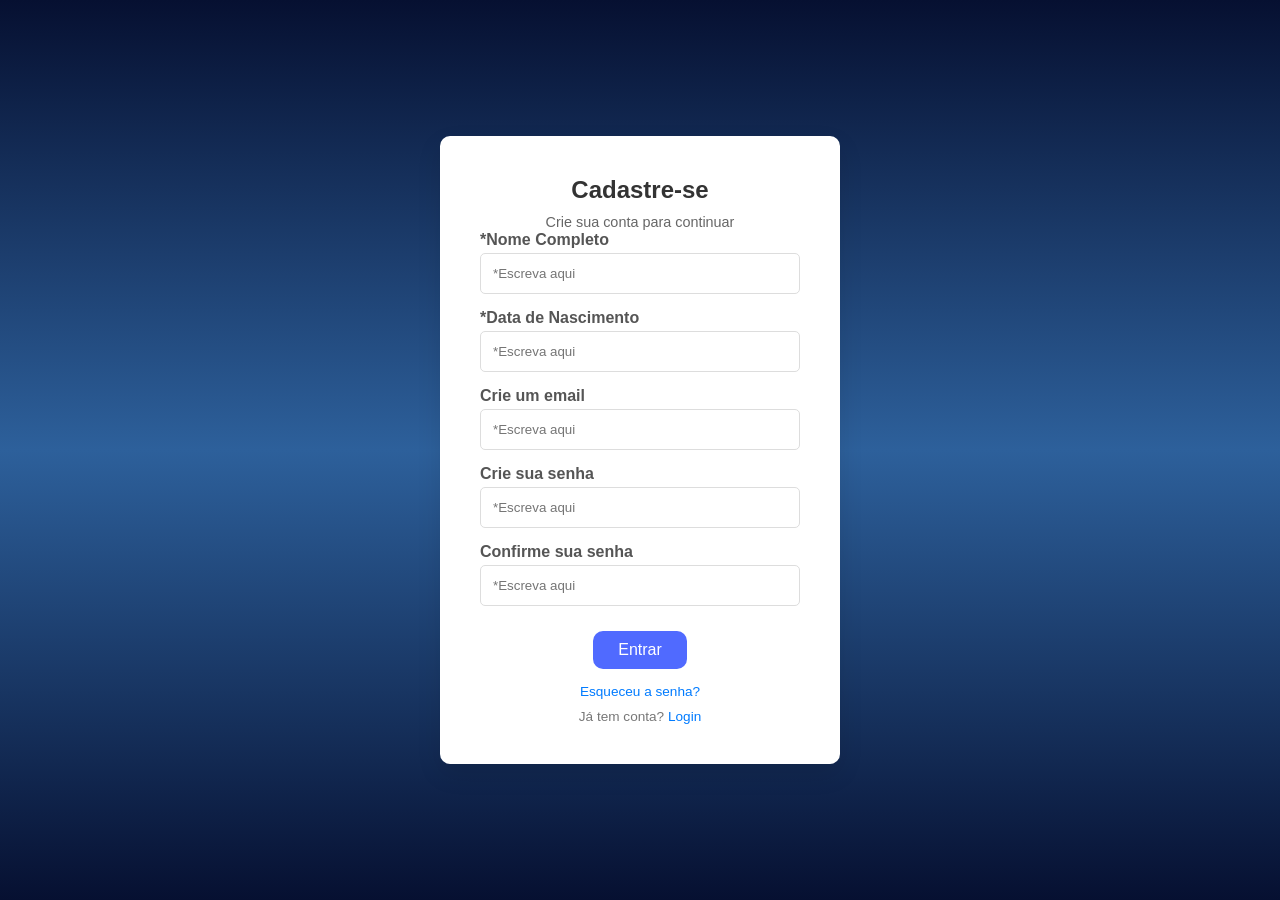
<file: cadastro.html>
<!DOCTYPE html>
<html lang="pt-br">
<head>
    <meta charset="UTF-8">
    <meta name="viewport" content="width=device-width, initial-scale=1.0">
    <title>Login Moderno</title>
    <link rel="stylesheet" href="cadastro.css">
</head>
<body>
    <div class="login-container">
        <form class="login-form">
            <h2>Cadastre-se</h2>
            <p>Crie sua conta para continuar</p>
            
            
            <div class="input-group">
                <label for="password">*Nome Completo</label>
                <input type="text" id="nome" placeholder="*Escreva aqui" required>
            </div>
            
            <div class="input-group">
                <label for="password">*Data de Nascimento</label>
                <input type="number" id="idade" placeholder="*Escreva aqui" required>
            </div>

            <div class="input-group">
                <label for="email">Crie um email</label>
                <input type="email" id="email" placeholder="*Escreva aqui" required>
            </div>

            <div class="input-group">
                <label for="email">Crie sua senha </label>
                <input type="email" id="email" placeholder="*Escreva aqui" required>
            </div>

            <div class="input-group">
                <label for="password">Confirme sua senha</label>
                <input type="password" id="password" placeholder="*Escreva aqui" required>
            </div>
            
            <div class="footer-links">
                 <button type="submit" class="login-button">Entrar</button>
                 <br><br>
                <a href="#">Esqueceu a senha?</a>
                <span>Já tem conta? <a href="login_chat.html">Login</a></span>
            </div>
        </form>
    </div>
</body>
</html>
</file>
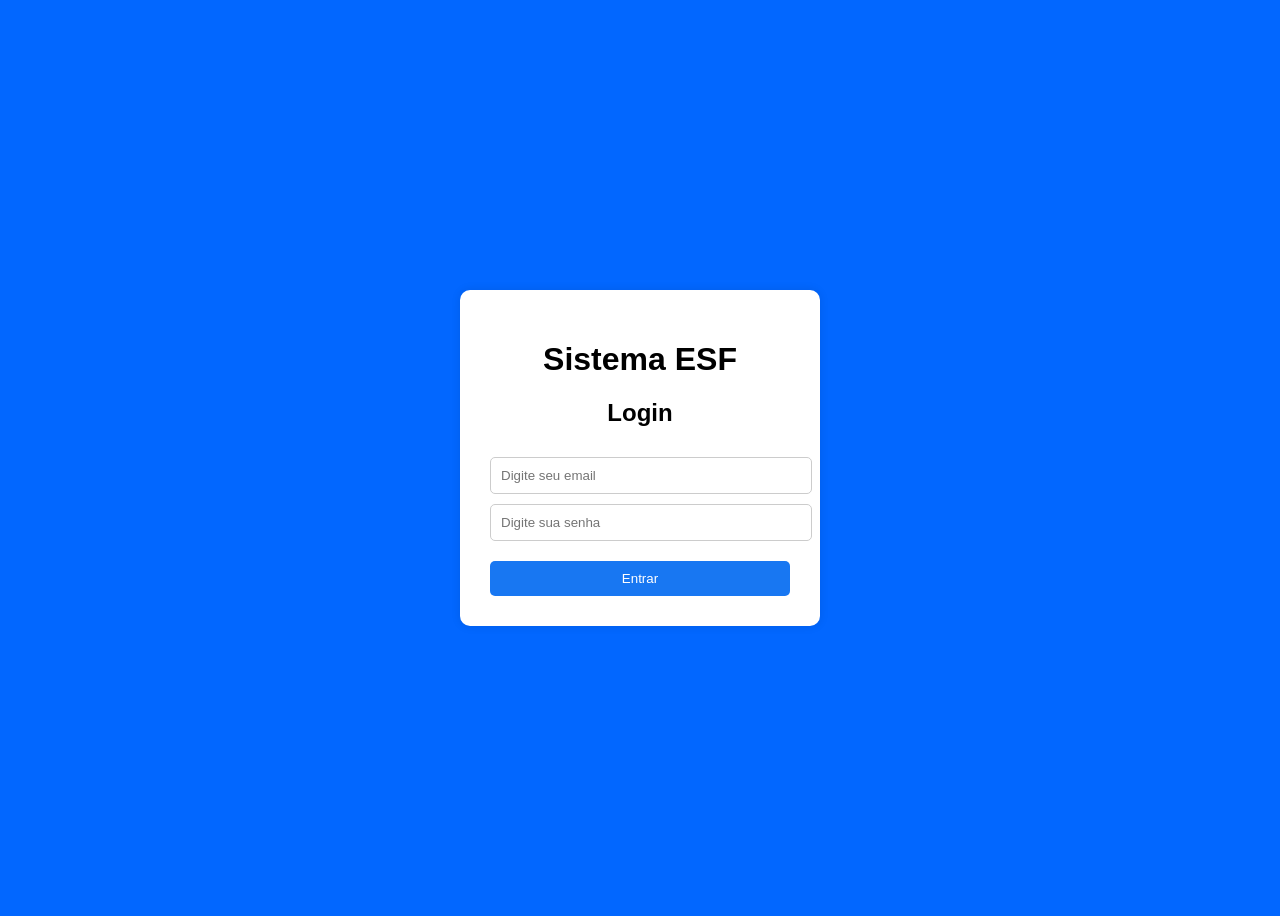
<file: chat.html>
<!DOCTYPE html>
<html lang="pt-BR">
<head>


         <div>
         <div
         style="
         width: 100%;
         height: 100%;
         display: flex;
         align-items: center;
         justify-content: center;
         background-color: white
         colorbeige;
         "
         >
         <div> 
         
         </div>
         </div>



  <meta charset="UTF-8">
  <meta name="viewport" content="width=device-width, initial-scale=1.0">
  <title>Tela de Login</title>

  <style>
    body {
      font-family: Arial, sans-serif;
      background: #0267ff;
      display: flex;
      justify-content: center;
      align-items: center;
      height: 100vh;
    }

    .login-box {
      background: white;
      padding: 30px;
      border-radius: 10px;
      width: 300px;
      box-shadow: 0 0 10px rgba(0,0,0,0.1);
    }

    h2 {
      text-align: center;
      margin-bottom: 20px;
    }

    input {
      width: 100%;
      padding: 10px;
      margin-top: 10px;
      border: 1px solid #ccc;
      border-radius: 5px;
    }

    button {
      width: 100%;
      padding: 10px;
      margin-top: 20px;
      background: #1877f2;
      color: white;
      border: none;
      border-radius: 5px;
      cursor: pointer;
    }

    button:hover {
      background: #0d65d9;
    }
  </style>
</head>

<body>

  <div class="login-box">
    <h1 style="text-align: center;">Sistema ESF</h1>
    <h2>Login</h2>

    <form>
      <input type="email" placeholder="Digite seu email" required>

      <input type="password" placeholder="Digite sua senha" required>

      <button type="submit">Entrar</button>
    </form>
  </div>


  
</body>
</html>
</file>
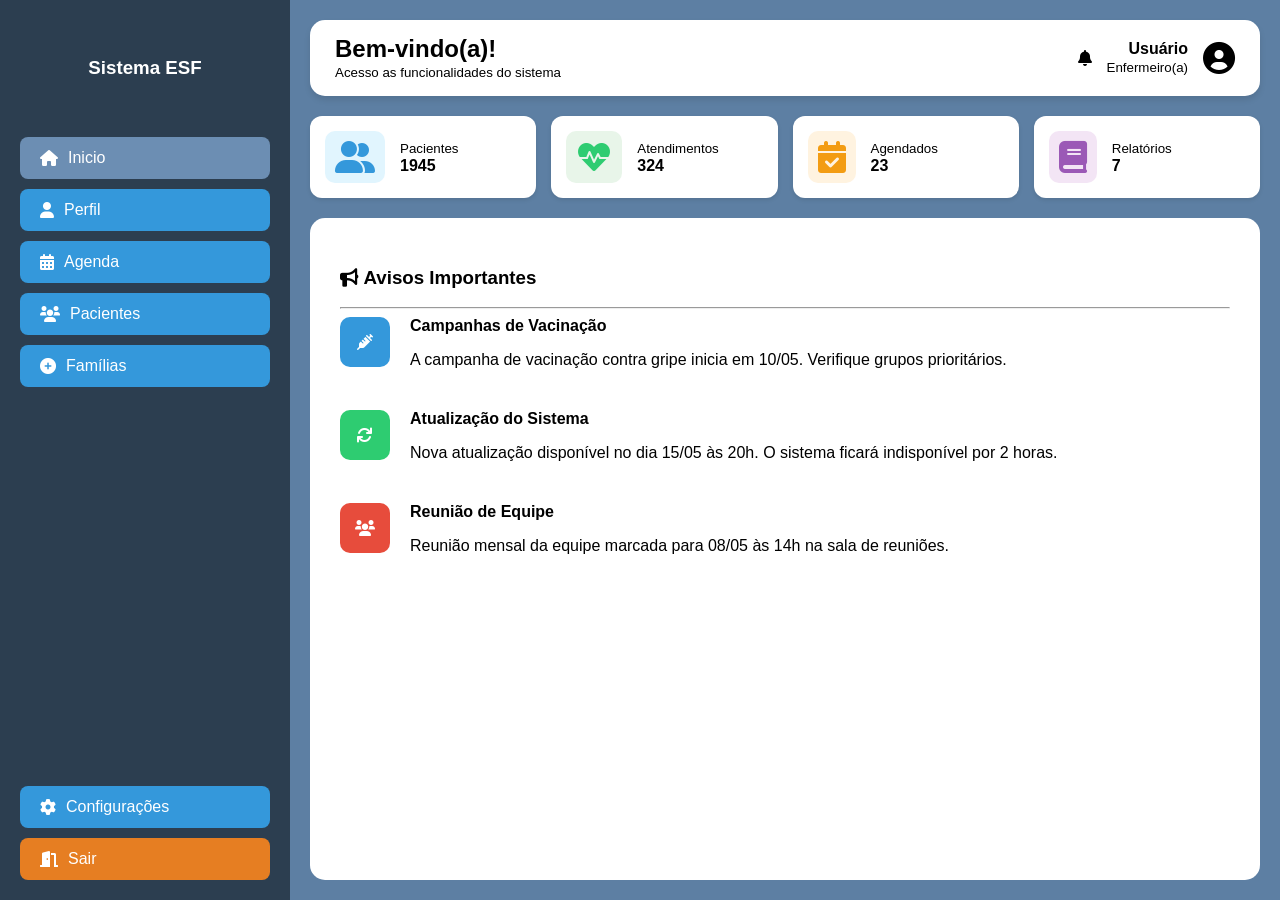
<file: chat3.html>
<!DOCTYPE html>
<html lang="pt-br">
<head>
    <meta charset="UTF-8">
    <meta name="viewport" content="width=device-width, initial-scale=1.0">
    <title>Sistema ESF - Dashboard</title>
    <link rel="stylesheet" href="https://cdnjs.cloudflare.com/ajax/libs/font-awesome/6.0.0/css/all.min.css">
    <style>
        :root {
            --sidebar-bg: #2c3e50;
            --main-bg: #5d7fa3;
            --card-white: #ffffff;
            --accent-blue: #3498db;
            --text-dark: #333;
        }

        body {
            margin: 0;
            font-family: 'Segoe UI', Tahoma, Geneva, Verdana, sans-serif;
            display: flex;
            height: 100vh;
            background-color: var(--main-bg);
        }

        /* Sidebar */
        .sidebar {
            width: 250px;
            background-color: var(--sidebar-bg);
            color: white;
            padding: 20px;
            display: flex;
            flex-direction: column;
            gap: 10px;
        }

        .logo-section {
            text-align: center;
            margin-bottom: 30px;
        }

        .nav-btn {
            background: var(--accent-blue);
            border: none;
            color: white;
            padding: 12px 20px;
            text-align: left;
            border-radius: 8px;
            cursor: pointer;
            display: flex;
            align-items: center;
            gap: 10px;
            font-size: 16px;
            transition: 0.3s;
        }

        .nav-btn:hover { background: #2980b9; }
        .nav-btn.active { background: #6c8eb3; }

        /* Main Content */
        .content {
            flex: 1;
            padding: 20px;
            display: flex;
            flex-direction: column;
            gap: 20px;
        }

        /* Top Header */
        .header {
            background: white;
            border-radius: 15px;
            padding: 15px 25px;
            display: flex;
            justify-content: space-between;
            align-items: center;
            box-shadow: 0 4px 6px rgba(0,0,0,0.1);
        }

        .user-info {
            display: flex;
            align-items: center;
            gap: 15px;
        }

        /* Stats Cards */
        .stats-container {
            display: grid;
            grid-template-columns: repeat(4, 1fr);
            gap: 15px;
        }

        .stat-card {
            background: white;
            border-radius: 12px;
            padding: 15px;
            display: flex;
            align-items: center;
            gap: 15px;
            box-shadow: 0 2px 4px rgba(0,0,0,0.1);
        }

        .stat-icon {
            font-size: 2rem;
            padding: 10px;
            border-radius: 10px;
        }

        /* Avisos Section */
        .notices {
            background: white;
            border-radius: 15px;
            padding: 30px;
            flex: 1;
        }

        .notice-item {
            display: flex;
            align-items: flex-start;
            gap: 20px;
            margin-bottom: 25px;
        }

        .notice-icon {
            width: 50px;
            height: 50px;
            border-radius: 10px;
            display: flex;
            align-items: center;
            justify-content: center;
            color: white;
        }
    </style>
</head>
<body>

    <div class="sidebar">
        <div class="logo-section">
            <i class="fas fa-users-rectangle fa-3x"></i>
            <h3>Sistema ESF</h3>
        </div>
        <button class="nav-btn active"><i class="fas fa-home"></i> Inicio</button>
        <button class="nav-btn"><i class="fas fa-user"></i> Perfil</button>
        <button class="nav-btn"><i class="fas fa-calendar-alt"></i> Agenda</button>
        <button class="nav-btn"><i class="fas fa-users"></i> Pacientes</button>
        <button class="nav-btn"><i class="fas fa-plus-circle"></i> Famílias</button>
        <button class="nav-btn" style="margin-top: auto;"><i class="fas fa-cog"></i> Configurações</button>
        <button class="nav-btn" style="background: #e67e22;"><i class="fas fa-door-open"></i> Sair</button>
    </div>

    <div class="content">
        <div class="header">
            <div>
                <h2 style="margin:0">Bem-vindo(a)!</h2>
                <small>Acesso as funcionalidades do sistema</small>
            </div>
            <div class="user-info">
                <i class="fas fa-bell"></i>
                <div style="text-align: right">
                    <strong>Usuário</strong><br>
                    <small>Enfermeiro(a)</small>
                </div>
                <i class="fas fa-user-circle fa-2x"></i>
            </div>
        </div>

        <div class="stats-container">
            <div class="stat-card">
                <i class="fas fa-user-group stat-icon" style="color: #3498db; background: #e1f5fe;"></i>
                <div><small>Pacientes</small><br><strong>1945</strong></div>
            </div>
            <div class="stat-card">
                <i class="fas fa-heartbeat stat-icon" style="color: #2ecc71; background: #e8f5e9;"></i>
                <div><small>Atendimentos</small><br><strong>324</strong></div>
            </div>
            <div class="stat-card">
                <i class="fas fa-calendar-check stat-icon" style="color: #f39c12; background: #fff3e0;"></i>
                <div><small>Agendados</small><br><strong>23</strong></div>
            </div>
            <div class="stat-card">
                <i class="fas fa-book stat-icon" style="color: #9b59b6; background: #f3e5f5;"></i>
                <div><small>Relatórios</small><br><strong>7</strong></div>
            </div>
        </div>

        <div class="notices">
            <h3><i class="fas fa-bullhorn"></i> Avisos Importantes</h3>
            <hr>
            
            <div class="notice-item">
                <div class="notice-icon" style="background: #3498db;"><i class="fas fa-syringe"></i></div>
                <div>
                    <strong>Campanhas de Vacinação</strong>
                    <p>A campanha de vacinação contra gripe inicia em 10/05. Verifique grupos prioritários.</p>
                </div>
            </div>

            <div class="notice-item">
                <div class="notice-icon" style="background: #2ecc71;"><i class="fas fa-sync"></i></div>
                <div>
                    <strong>Atualização do Sistema</strong>
                    <p>Nova atualização disponível no dia 15/05 às 20h. O sistema ficará indisponível por 2 horas.</p>
                </div>
            </div>

            <div class="notice-item">
                <div class="notice-icon" style="background: #e74c3c;"><i class="fas fa-users"></i></div>
                <div>
                    <strong>Reunião de Equipe</strong>
                    <p>Reunião mensal da equipe marcada para 08/05 às 14h na sala de reuniões.</p>
                </div>
            </div>
        </div>
    </div>

</body>
</html>
</file>
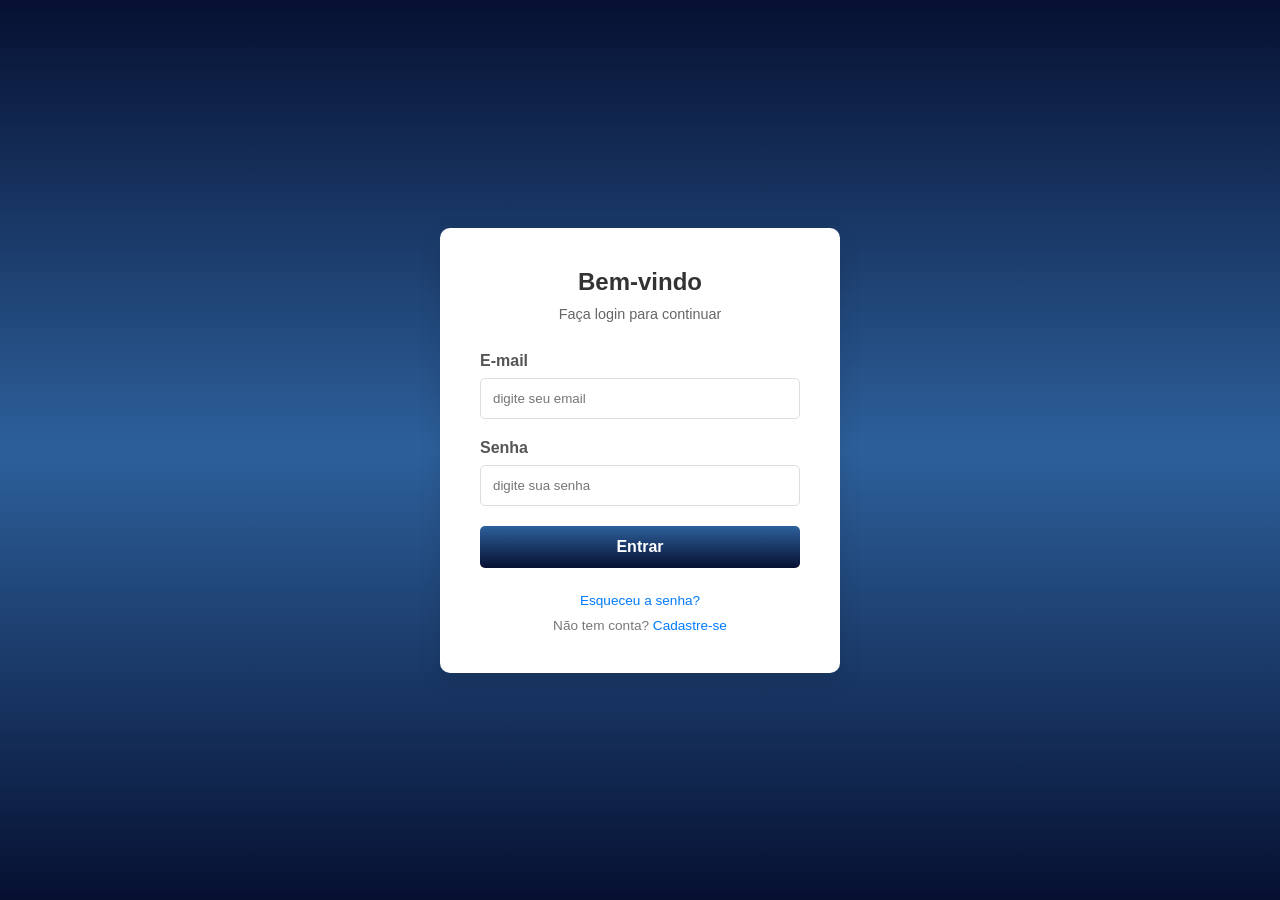
<file: esqueceu_senha.html>
<!DOCTYPE html>
<html lang="pt-br">
<head>
    <meta charset="UTF-8">
    <meta name="viewport" content="width=device-width, initial-scale=1.0">
    <title>Login Moderno</title>
    <link rel="stylesheet" href="login_chat.css">
</head>
<body>

    <div class="login-container">
        <form class="login-form">
            <h2>Bem-vindo</h2>
            <p>Faça login para continuar</p>
            
            <div class="input-group">
                <label for="email">E-mail</label>
                <input type="email" id="email" placeholder="digite seu email" required>
            </div>

            <div class="input-group">
                <label for="password">Senha</label>
                <input type="password" id="password" placeholder="digite sua senha" required>
            </div>

            <button type="submit" class="login-button">Entrar</button>
            
            <div
            class="footer-links">
                <a href="">Esqueceu a senha?</a>
                <span>Não tem conta? <a href="cadastro.html">Cadastre-se</a></span>
            </div>
        </form>
    </div>
</body>
</html>
</file>
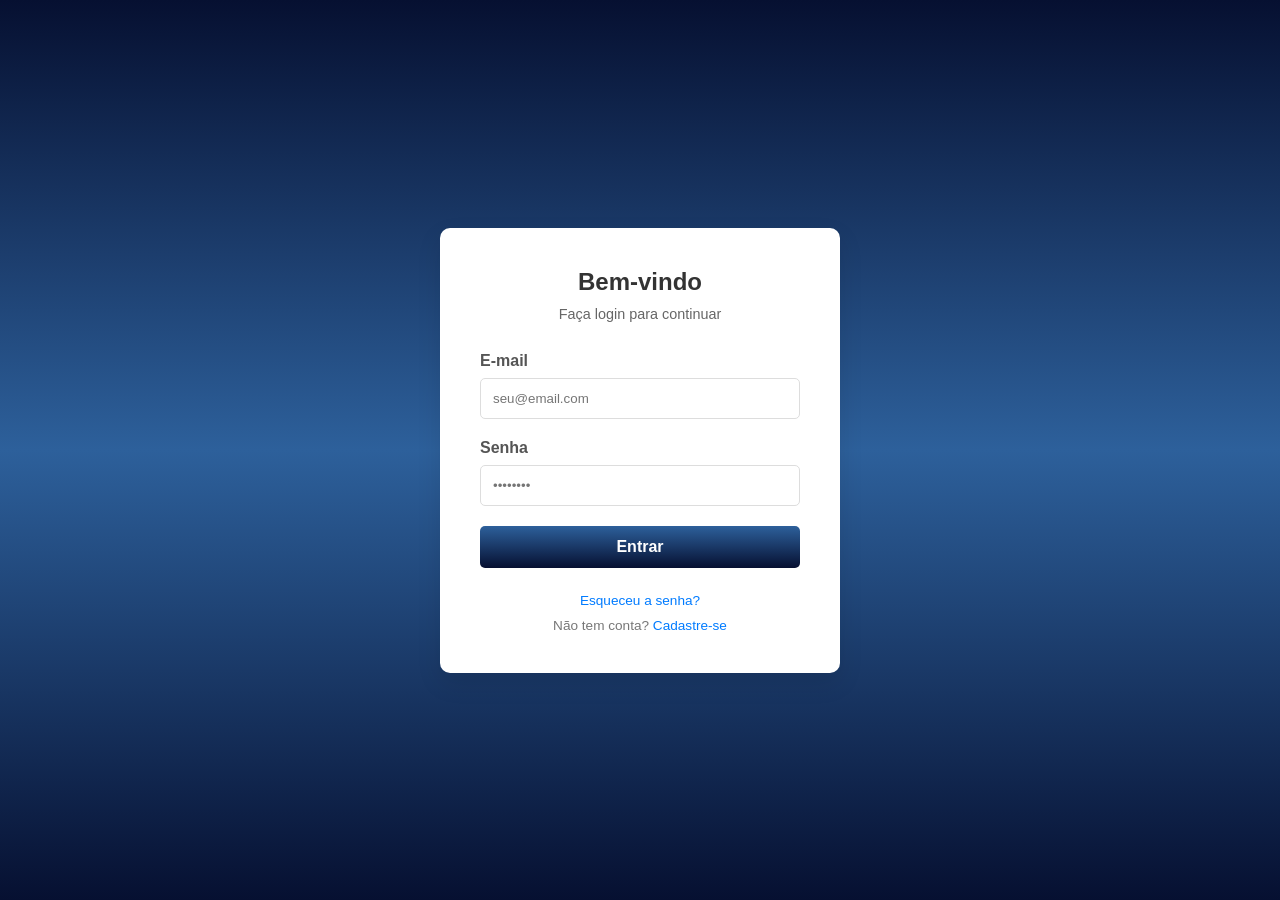
<file: login_with_js_chat.html>
<!DOCTYPE html>
<html lang="pt-br">
<head>
    <meta charset="UTF-8">
    <meta name="viewport" content="width=device-width, initial-scale=1.0">
    <title>Login Moderno</title>
    <link rel="stylesheet" href="login_chat.css">
</head>
<body>
    <div class="login-container">
        <form class="login-form" id="formulario">
            <h2>Bem-vindo</h2>
            <p>Faça login para continuar</p>
            
            <div class="input-group">
                <label for="email">E-mail</label>
                <input type="email" id="email" name="email" placeholder="seu@email.com" required>
            </div>

            <div class="input-group">
                <label for="password">Senha</label>
                <input type="password" id="password" name="password" placeholder="••••••••" required>
            </div>

            <button type="submit" class="login-button">Entrar</button>
            
            <div class="footer-links">
                <a href="#">Esqueceu a senha?</a>
                <span>Não tem conta? <a href="chat3.html">Cadastre-se</a></span>
            </div>
        </form>
    </div>
</body>
</html>

<script>
    document.getElementById('formulario').addEventListener('submit', function(event) {

         event.preventDefault();

        let senha_definida = 123456;
        let email_definido = 'teste@hotmail.com';

        let senha_inserida = document.getElementById('password').value;
        let email_inserido = document.getElementById('email').value;

        if(senha_definida == senha_inserida && email_definido == email_inserido) {
            alert('suces');
        } else {
            alert('errou')
        }

    });

</script>
</file>
<file: cadastro.css>
/* Reset básico */
* {
    margin: 0;
    padding: 0;
    box-sizing: border-box;
    font-family: 'Segoe UI', Tahoma, Geneva, Verdana, sans-serif;
}

body {
   
    display: flex;
    justify-content: center;
    align-items: center;
    height: 100vh;
 background: linear-gradient( #061031, #2d609b, #061031) 
}


.login-container {
    background-color: #ffffff;
    padding: 40px;
    border-radius: 10px;
    box-shadow: 0 10px 25px rgba(0, 0, 0, 0.1);
    width: 100%;
    max-width: 400px;
}

.login-form h2 {
    margin-bottom: 10px;
    color: #333;
    text-align: center;
}

.login-form p {
    margin-bottom: 1px;
    color: #666;
    text-align: center;
    font-size: 0.9rem;
}

.input-group {
    margin-bottom: 15px;
}

.input-group label {
    display: block;
    margin-bottom: 4px;
    color: #555;
    font-weight: 600;
}

.input-group input {
    width: 100%;
    padding: 12px;
    border: 1px solid #ddd;
    border-radius: 5px;
    outline: none;
    transition: border-color 0.3s;
}

.input-group input:focus {
    border-color: #007bff;
}
.login-button{
    background-color: #506aff;
    color: white;
    border: none;
    justify-content: center;
    text-align:center;
    text-decoration:none;
    padding: 10px 25px;
    border-radius: 10px; /* borda arredondada */
    cursor: pointer;
    font-size: 16px;
    transition:0.3s
}

.login-button:hover{
    background: linear-gradient(#061031, #2d609b, #061031)  

}
.footer-links {
    margin-top: 25px;
    text-align: center;
    font-size: 0.85rem;
}

.footer-links a {
    color: #007bff;
    text-decoration: none;
}

.footer-links span {
    display: block;
    margin-top: 10px;
    color: #777;
}
</file>
<file: login_chat.css>
/* Reset básico */
* {
    margin: 0;
    padding: 0;
    box-sizing: border-box;
    font-family: 'Segoe UI', Tahoma, Geneva, Verdana, sans-serif;
}

body {
   
    display: flex;
    justify-content: center;
    align-items: center;
    height: 100vh;
 background: linear-gradient( #061031, #2d609b, #061031) 
}


.login-container {
    background-color: #ffffff;
    padding: 40px;
    border-radius: 10px;
    box-shadow: 0 10px 25px rgba(0, 0, 0, 0.1);
    width: 100%;
    max-width: 400px;
}

.login-form h2 {
    margin-bottom: 10px;
    color: #333;
    text-align: center;
}

.login-form p {
    margin-bottom: 30px;
    color: #666;
    text-align: center;
    font-size: 0.9rem;
}

.input-group {
    margin-bottom: 20px;
}

.input-group label {
    display: block;
    margin-bottom: 8px;
    color: #555;
    font-weight: 600;
}

.input-group input {
    width: 100%;
    padding: 12px;
    border: 1px solid #ddd;
    border-radius: 5px;
    outline: none;
    transition: border-color 0.3s;
}

.input-group input:focus {
    border-color: #007bff;
}

.login-button {
    width: 100%;
    padding: 12px;
   
    color: white;
    border: none;
    border-radius: 5px;
    font-size: 1rem;
    font-weight: bold;
    cursor: pointer;
    transition: background-color 0.3s;
background: linear-gradient(#2d609b, #061031) 
} 

.login-button:hover {
    background-color: #0056b3;
}

.footer-links {
    margin-top: 25px;
    text-align: center;
    font-size: 0.85rem;
}

.footer-links a {
    color: #007bff;
    text-decoration: none;
}

.footer-links span {
    display: block;
    margin-top: 10px;
    color: #777;
}
</file>
